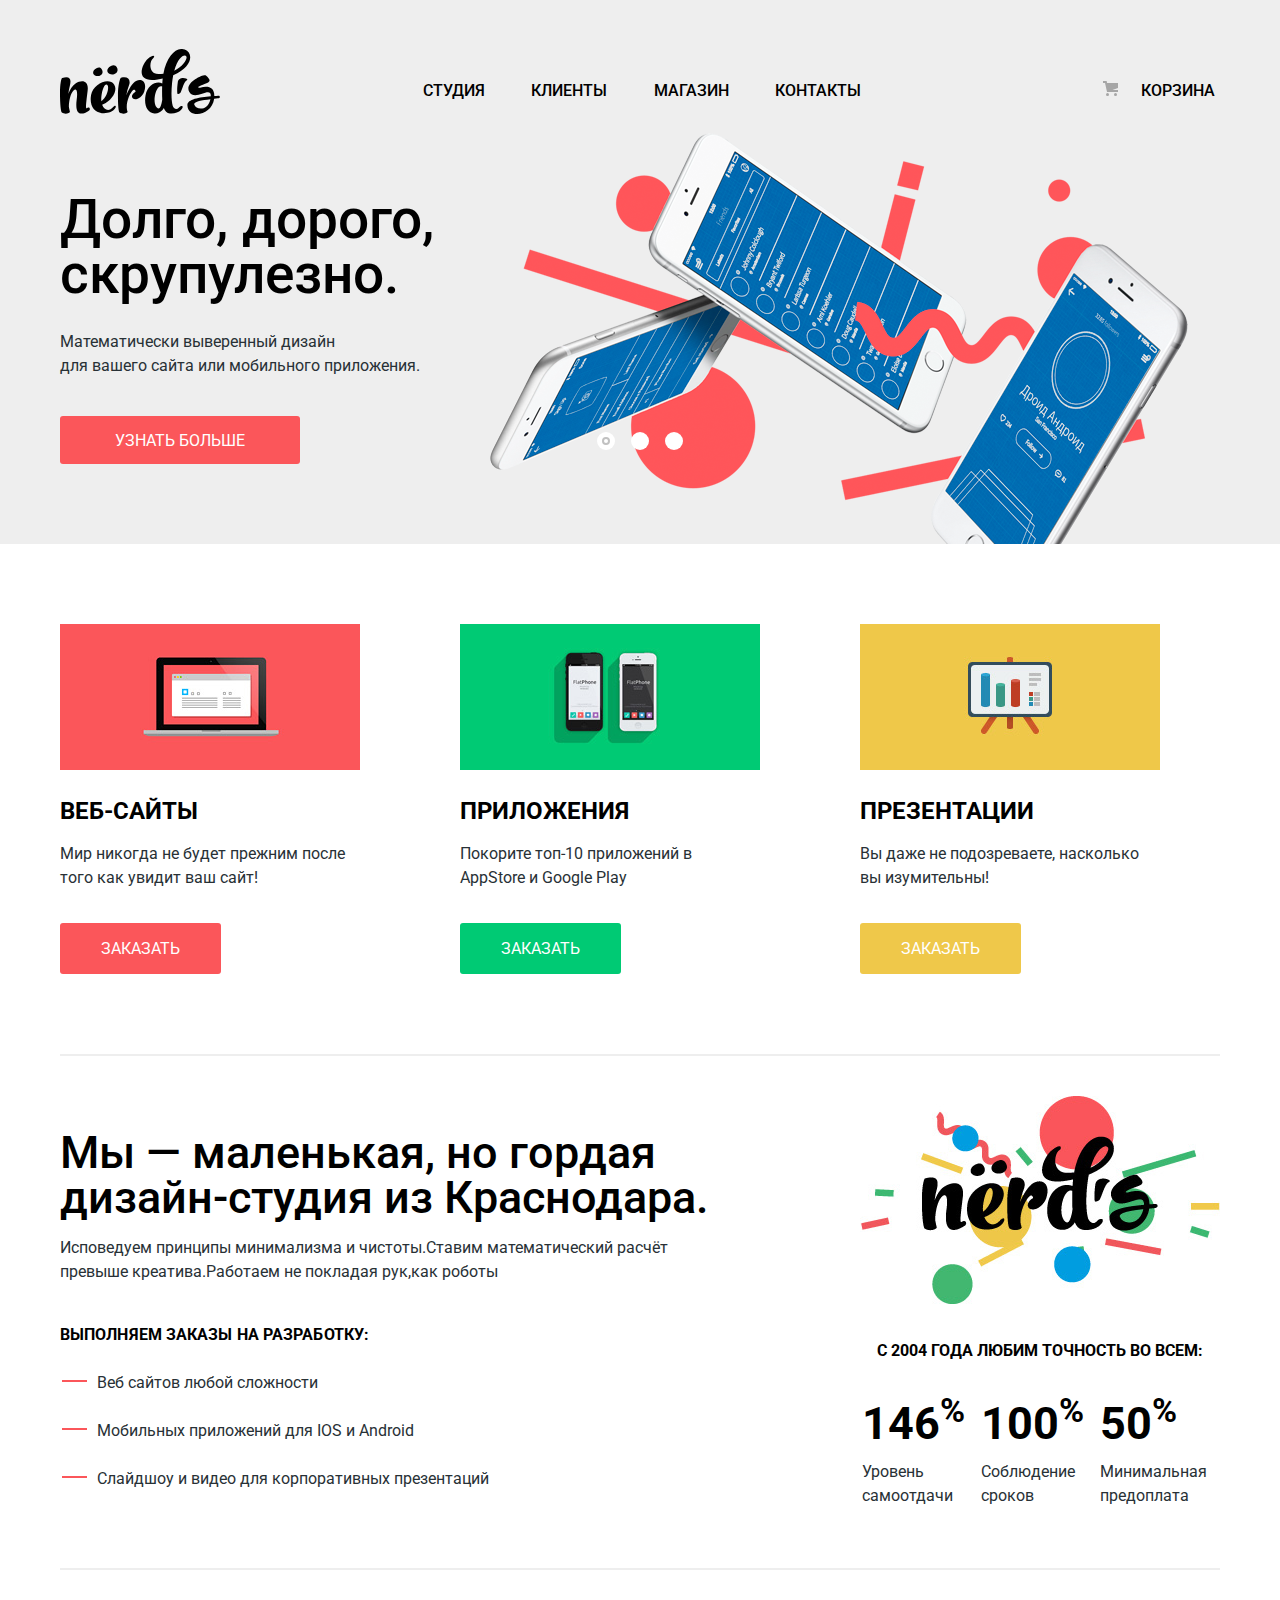
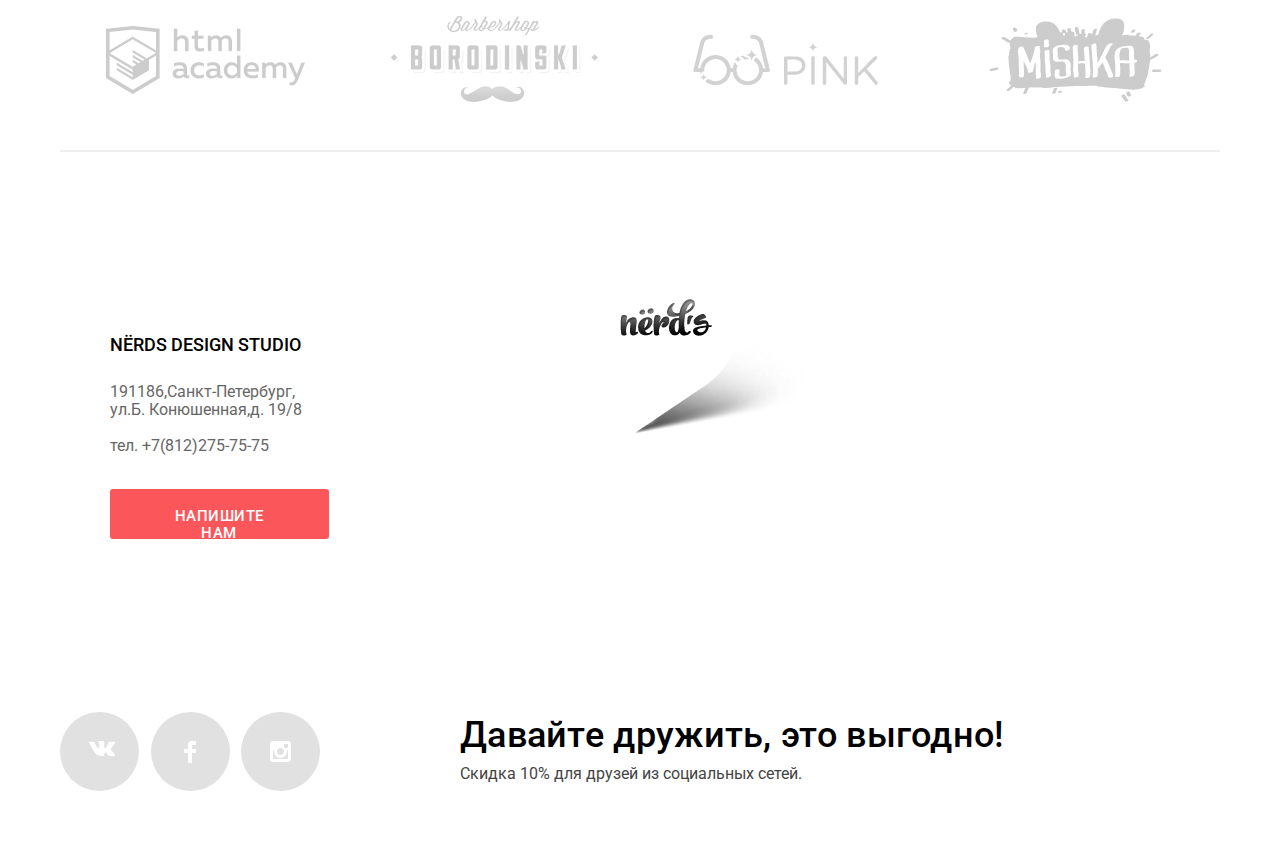
<file: index.html>
<!DOCTYPE html>
<html lang="ru">
  <head>
    <meta charset="utf-8" />
    <title>HTML Academy: Нёрдс</title>
    <link
      href="https://fonts.googleapis.com/css?family=Roboto:400,500&display=swap&subset=cyrillic"
      rel="stylesheet"
    />
    <link rel="stylesheet" href="css/normalize.css" />
    <link rel="stylesheet" href="css/style.css" />
  </head>

  <body>
    <header class="main-header">
      <nav class="main-navigation do-center">
        <div class="logo-nav">
          <a href="index.html" class="main-logo" title="Главная страница"
            ><img
              src="img/nerds-logo.svg"
              width="160"
              height="65"
              alt="логотип сайта"
            />
          </a>
        </div>
        <ul class="main-item">
          <li><a href="index.html">Студия</a></li>
          <li><a href="clients">Клиенты </a></li>
          <li><a href="shop.html">Магазин </a></li>
          <li><a href="contacts">Контакты </a></li>
        </ul>
        <ul class="ul-basket">
          <li>
            <a href="#">
              <img
                class="basket-icon"
                src="img/basket-icon.svg"
                alt="Корзина"
                width="15"
                height="15"
              />Корзина</a
            >
          </li>
        </ul>
      </nav>
    </header>
    <main>
      <h1 class="visually-hidden">Сайт дизайн-студии NЁRDS</h1>
      <section class="slider">
        <div class="do-center">
          <h2 class="visually-hidden">Преимущества</h2>

          <div class="slider-controls">
            <i class="active"></i>
            <i></i>
            <i></i>
          </div>

          <ul class="slider-list">
            <li class="slider-item">
              <h3>
                Долго, дорого,<br />
                скрупулезно.
              </h3>
              <p>
                Математически выверенный дизайн<br />
                для вашего сайта или мобильного приложения.
              </p>
              <a class="slider-item-button" href="#">Узнать больше</a>
            </li>
            <li class="slider-item">
              <h3>Любим математику как никто другой</h3>
              <p>
                Никакого креатива, только математические формулы для расчета
                идеальных пропорций.
              </p>
              <a class="slider-item-button" href="#">Узнать больше</a>
            </li>
            <li class="slider-item">
              <h3>
                Только ночь,<br />
                только хардкор
              </h3>
              <p>
                Работать днем, как все? Мы против этого.<br />
                Ближе к полуночи работа только начинается.
              </p>
              <a class="slider-item-button" href="#">Узнать больше</a>
            </li>
          </ul>
        </div>
      </section>

      <section class="our-offers">
        <div class="do-center">
          <ul class="promo">
            <li class="promo-card">
              <h4>Веб-сайты</h4>
              <p class="web-p">
                Мир никогда не будет прежним после того как увидит ваш сайт!
              </p>
              <a class="promo-web" href="#">Заказать</a>
            </li>
            <li class="promo-card">
              <h4>Приложения</h4>
              <p>Покорите топ-10 приложений в AppStore и Google Play</p>
              <a class="promo-app" href="#">Заказать</a>
            </li>
            <li class="promo-card">
              <h4>Презентации</h4>
              <p>Вы даже не подозреваете, насколько вы изумительны!</p>
              <a class="promo-pres" href="#">Заказать</a>
            </li>
          </ul>
        </div>
      </section>
      <section class="info-studio do-center">
        <div class="info-block">
          <h5 class="visually-hidden">о нас</h5>
          <h2>
            Мы — маленькая, но гордая 
            дизайн-студия из Краснодара.
          </h2>
          <p>
            Исповедуем принципы минимализма и чистоты.Ставим математический
            расчёт превыше креатива.Работаем не покладая рук,как роботы
          </p>
          <h5>выполняем заказы на разработку:</h5>
          <ul class="list">
            <li>Веб сайтов любой сложности</li>
            <li>Мобильных приложений для IOS и Android</li>
            <li>Слайдшоу и видео для корпоративных презентаций</li>
          </ul>
        </div>
        <div class="info-img">
          <img
            src="img/nerds-illustration.jpg"
            width="360"
            height="208"
            alt="логотип студии NЁRDS"
          />
          <table>
            <caption>
              с 2004 года Любим точность во всем:
            </caption>
            <tr>
              <th>146<sup>%</sup></th>
              <th>100<sup>%</sup></th>
              <th>50<sup>%</sup></th>
            </tr>
            <tr>
              <td>Уровень самоотдачи</td>
              <td>Соблюдение сроков</td>
              <td>Минимальная предоплата</td>
            </tr>
          </table>
        </div>
      </section>
      <section class="partners-logo">
        <h2 class="visually-hidden">Наши довольные клиенты</h2>
        <div class="log-cont">
        <ul class="logos do-center">
          <li>
            <a
              class="logos-htmlac"
              href="https://htmlacademy.ru/intensive/htmlcss"
            ></a>
          </li>
          <li>
            <a class="logos-borodinski" href="#"></a>
          </li>
          <li>
            <a class="logos-pink" href="#"></a>
          </li>
          <li>
            <a class="logos-mishka" href="#"></a>
          </li>
        </ul>
      </div>
      </section>
    </main>
    <footer class="main-footer">
      <div class="geo-card-section">
        <iframe
          src="https://www.google.com/maps/embed?pb=!1m18!1m12!1m3!1d999.2989379886815!2d30.32193696367673!3d59.93881456367508!2m3!1f0!2f0!3f0!3m2!1i1024!2i768!4f13.1!3m3!1m2!1s0x4696310fca145cc1%3A0x42b32648d8238007!2z0JHQvtC70YzRiNCw0Y8g0JrQvtC90Y7RiNC10L3QvdCw0Y8g0YPQuy4sIDE5LzgsINCh0LDQvdC60YIt0J_QtdGC0LXRgNCx0YPRgNCzLCAxOTExODY!5e0!3m2!1sru!2sru!4v1560018260750!5m2!1sru!2sru"
          height="416"
          style="border:0"
        ></iframe>
      </div>
      <section class="map-section do-center">
        <div class="studio-location">
          <h4 class="location-adress">NЁRDS DESIGN STUDIO</h4>
          <p class="text-gray">
            191186,Санкт-Петербург,
            ул.Б. Конюшенная,д. 19/8
          </p>
          <p class="text-gray">тел. +7(812)275-75-75</p>
          <a href="#" class="contact-us">Напишите нам</a>
        </div>
        <div class="geo-card-marker">
          <img
            width="231"
            height="190"
            src="img/map-marker.png"
            alt="Маркер NЁRDS для карты"
          />
        </div>

        <div class="modal-write-us">
          <div class="modal-header">
            <h2>Напишите нам</h2>

            <button class="modal-close">
              <svg
                xmlns="http://www.w3.org/2000/svg"
                width="21"
                height="21"
                viewBox="0 0 21 21"
              >
                <path
                  fill="#FB565A"
                  d="M13.328 10.5l7.371-7.371a1.003 1.003 0 0 0 0-1.414L19.285.3a1.003 1.003 0 0 0-1.414 0L10.5 7.672 3.129.301a1.003 1.003 0 0 0-1.414 0L.301 1.715a1.003 1.003 0 0 0 0 1.414L7.672 10.5.301 17.871a1.003 1.003 0 0 0 0 1.414l1.415 1.414a1.003 1.003 0 0 0 1.414 0l7.371-7.371 7.371 7.371a1.003 1.003 0 0 0 1.414 0l1.414-1.414a1.003 1.003 0 0 0 0-1.414L13.328 10.5z"
                />
              </svg>
            </button>
          </div>

          <form
            class="modal-form"
            method="post"
            action="https://echo.htmlacademy.ru"
          >
            <div class="modal-form-field">
              <label for="cl-name">Ваше имя:</label>
              <input
                id="cl-name"
                type="text"
                name="client-name"
                value=""
                placeholder="ИмяФамилия"
              />
            </div>

            <div class="modal-form-field">
              <label for="cl-email">Ваш e-mail:</label>
              <input
                id="cl-email"
                type="email"
                name="client-email"
                value=""
                placeholder="email@example.com"
              />
            </div>

            <div class="modal-form-field modal-cl-letter">
              <label for="cl-letter">Текст письма:</label>
              <textarea
                id="cl-letter"
                placeholder="В свободной форме"
              ></textarea>
            </div>

            <input class="modal-main-button" type="submit" value="Отправить" />
          </form>
        </div>
        <div class="bottom-footer ">
    
        <ul class="footer-buttons">
          <li class="footer-button">
            <a
              href="#"
              class="social-button vk-icon"
              aria-label="мы во вКонтакте"
            >
              <svg
                xmlns="http://www.w3.org/2000/svg"
                width="26"
                height="15"
                viewBox="0 0 26 15"
              >
                <path
                  fill="#FFF"
                  d="M16.138 11.51c.956-.309 2.18 2.04 3.483 2.939.978.681 1.727.534 1.727.534l3.473-.05s1.815-.112.957-1.554c-.071-.12-.503-1.069-2.585-3.022-2.177-2.043-1.882-1.712.739-5.244 1.597-2.153 2.236-3.468 2.036-4.028-.192-.539-1.365-.399-1.365-.399L20.69.713c-.381.001-.704.119-.851.515-.003.004-.621 1.666-1.445 3.079-1.741 2.989-2.436 3.148-2.724 2.961-.661-.433-.494-1.737-.494-2.664 0-2.897.432-4.105-.846-4.417-.427-.104-.739-.172-1.828-.182-1.392-.021-2.574 0-3.244.329-.445.223-.786.712-.579.74.26.035.843.16 1.155.586.401.552.389 1.789.389 1.789s.229 3.411-.54 3.834c-.528.29-1.25-.302-2.803-3.016-.793-1.388-1.392-2.922-1.392-2.922s-.116-.285-.326-.441c-.25-.185-.6-.244-.6-.244L.848.684S.29.7.085.946c-.182.218-.015.668-.015.668s2.909 6.881 6.203 10.347c3.02 3.182 6.452 2.971 6.452 2.971h1.555s.469-.054.709-.312c.224-.24.214-.691.214-.691s-.031-2.109.935-2.419z"
                />
              </svg>
            </a>
          </li>
          <li class="footer-button">
            <a
              href="#"
              class="social-button fb-icon"
              aria-label="мы в Фейсбуке"
            >
              <svg
                xmlns="http://www.w3.org/2000/svg"
                width="12"
                height="22"
                viewBox="0 0 12 22"
              >
                <path
                  fill="#FFF"
                  d="M12 4V0H8a4 4 0 0 0-4 4v4H0v4h4v10h4V12h4V8H8V4h4z"
                />
              </svg>
            </a>
          </li>
          <li class="footer-button">
            <a
              href="#"
              class="social-button insta-icon"
              aria-label="мы в Инстаграме"
            >
              <svg
                xmlns="http://www.w3.org/2000/svg"
                width="21"
                height="21"
                viewBox="0 0 21 21"
              >
                <path
                  fill="#FFF"
                  d="M18 0H3C1.35 0 0 1.35 0 3v15c0 1.65 1.35 3 3 3h15c1.65 0 3-1.35 3-3V3c0-1.65-1.35-3-3-3zm-7.5 7c1.93 0 3.5 1.57 3.5 3.5S12.43 14 10.5 14 7 12.43 7 10.5 8.57 7 10.5 7zM18 18H3V9h1.181A6.504 6.504 0 0 0 4 10.5a6.5 6.5 0 1 0 13 0 6.45 6.45 0 0 0-.181-1.5H18v9zm0-11h-4V3h4v4z"
                />
              </svg>
            </a>
          </li>
        </ul>
        <div class="footer-letters">
            <h2>Давайте дружить, это выгодно!</h2>
            <p>Скидка 10% для друзей из социальных сетей.</p>
          </div>
        </div>
      </section>
    </footer>
    <script src="js/script.js"></script>
  </body>
</html>
</file>
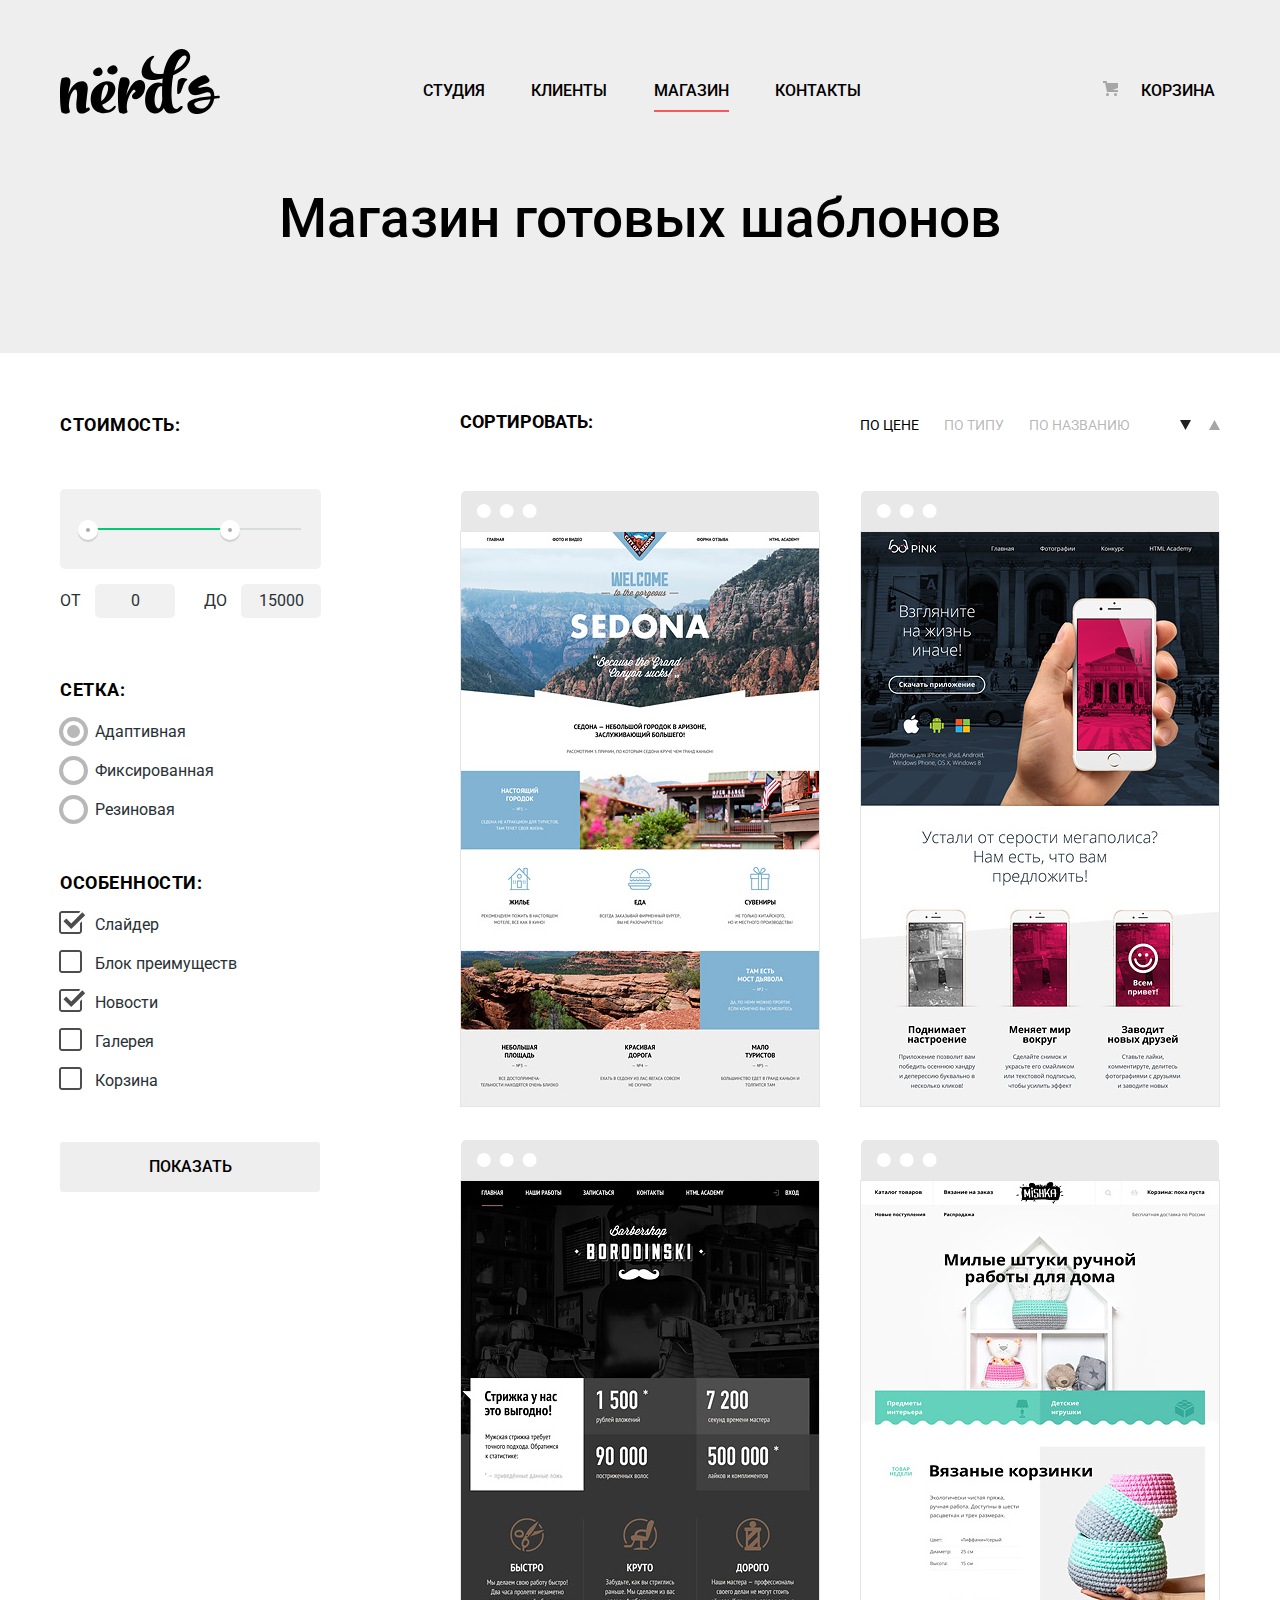
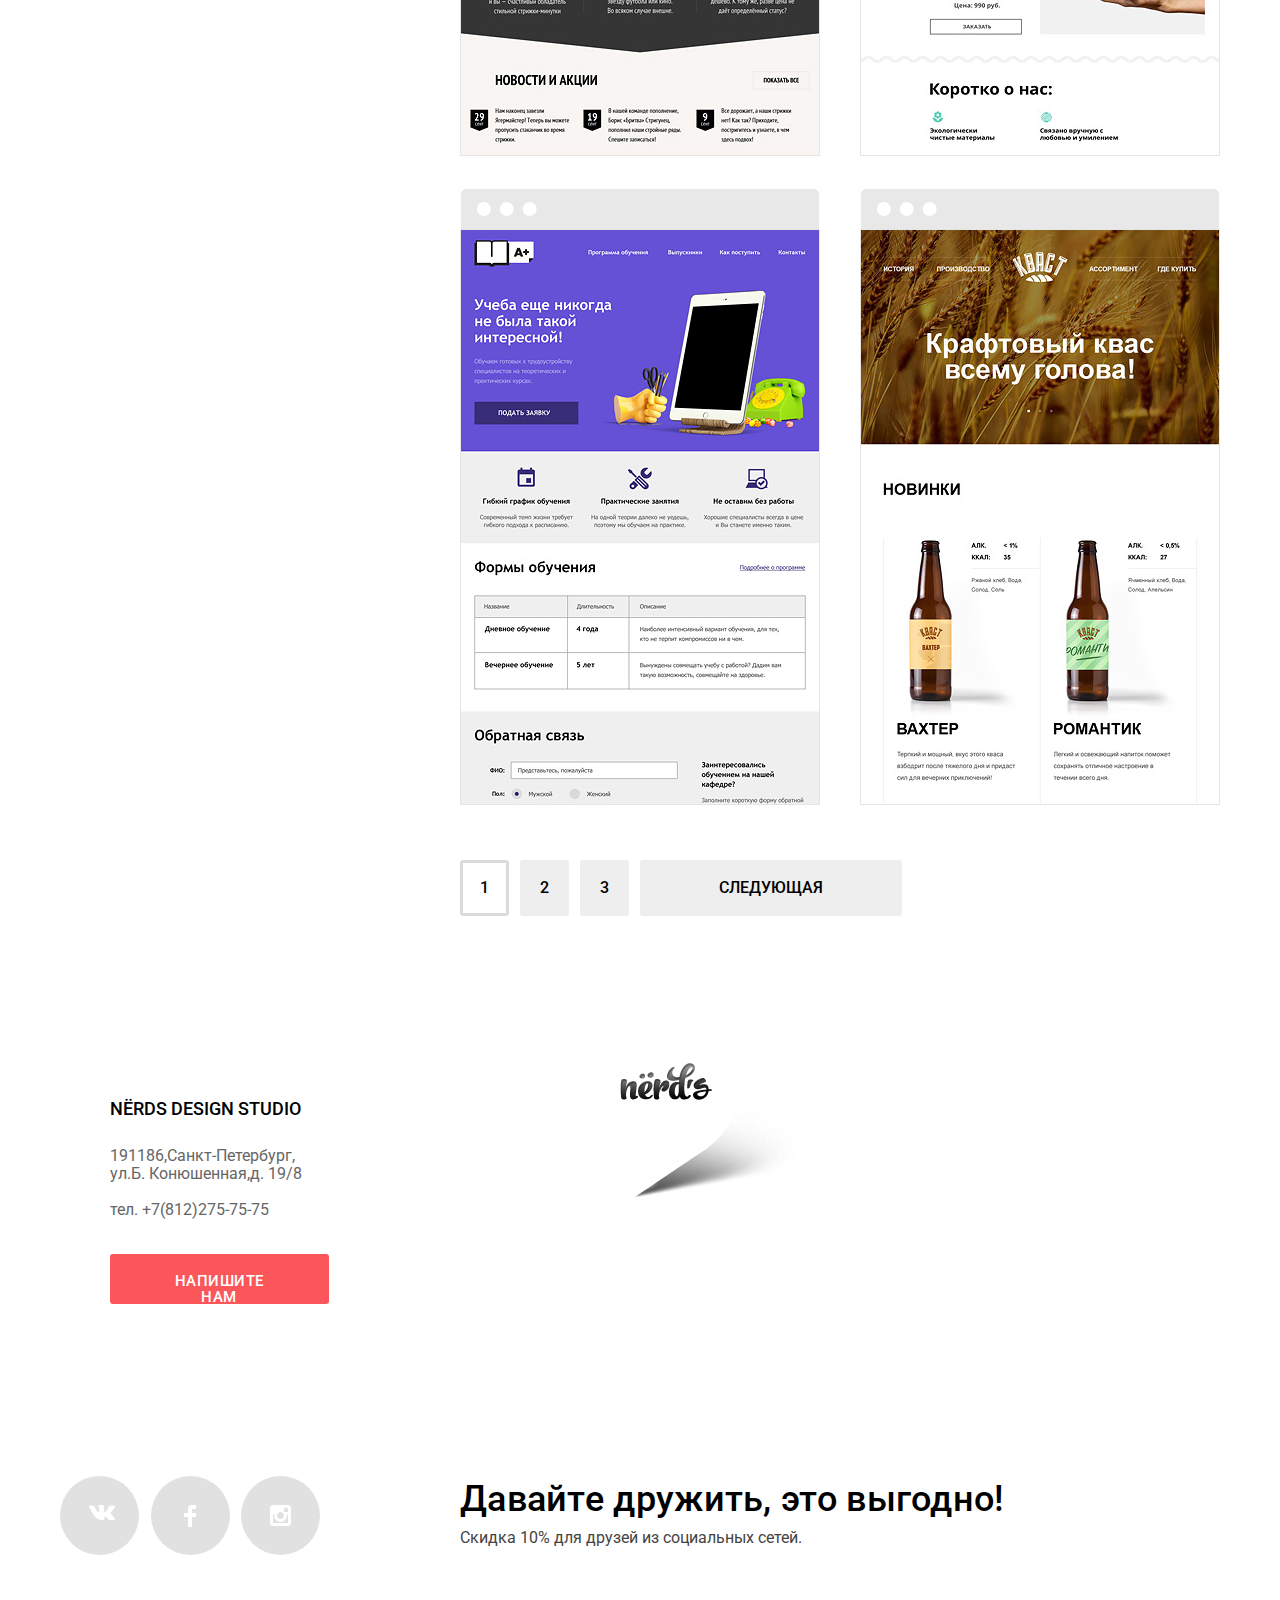
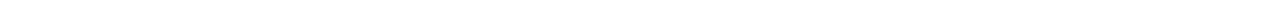
<file: shop.html>
<!DOCTYPE html>
<html lang="ru">
  <head>
    <meta charset="utf-8" />
    <title>HTML Academy: Нёрдс</title>
    <link href="https://fonts.googleapis.com/css?family=Roboto:400,500&display=swap&subset=cyrillic" rel="stylesheet">
    <link rel="stylesheet"  href="css/normalize.css">
    <link rel="stylesheet"  href="css/style.css">
  </head>

  <body>
    <header class="main-header">
      
      <nav class="main-navigation do-center">
          <div class="logo-nav">
              <a href="index.html" class="main-logo" title="Главная страница"
                ><img
                  src="img/nerds-logo.svg"
                  width="160"
                  height="65"
                  alt="логотип сайта"
                />
              </a>
              </div>
        <ul class="main-item">
          <li><a href="index.html">Студия</a></li>
          <li><a href="clients">Клиенты </a></li>
          <li><a class="shop-active" href="shop.html">Магазин </a></li>
          <li><a href="contacts">Контакты </a></li>
        </ul>
        <ul class="ul-basket">
          <li><a href="#">
              <img class="basket-icon" src="img/basket-icon.svg" alt="Корзина" width="15" height="15">Корзина</a></li>
        </ul>
      </nav>
    </header>
    <main>

      <section class="catalog">
          <h1>Магазин готовых шаблонов</h1>
          <div class="do-center">
              <div class="do-center-catalog">
                  <section class="controls">
                      <h2 class="visually-hidden">Фильтр для дизайнов</h2>
                      <form class="filter" method="get" action="https://echo.htmlacademy.ru">
                          <fieldset class="price-fieldset">
                              <legend>Стоимость: </legend>
                              <div class="controls-price-wrapper">
                                  <div class="range-controls">
                                      <div class="scale">
                                          <div class="bar" style="margin-left: 0%; width: 70%"></div>
                                      </div>
                                      <div class="toggle toggle-min"></div>
                                      <div class="toggle toggle-max"></div>
                                  </div>
                                  <div class="price-controls">
                                      <label class="min-price">от
                                          <input name="min-price" type="text" value="0">
                                      </label>
                                      <label class="max-price">до
                                          <input name="max-price" type="text" value="15000">
                                      </label>
                                  </div>
                              </div>
                          </fieldset>

                          <fieldset class="gridtype-fieldset">
                              <legend>Сетка:</legend>
                              <ul class="gridtype">
                                  <li class="controls-option">
                                      <input type="radio" id="adapt" name="gridtype" value="adapt" class="visually-hidden controls-radio" checked>
                                      <label for="adapt">Адаптивная</label>
                                  </li>
                                  <li class="controls-option">
                                      <input type="radio" id="fix" name="gridtype" value="fix" class="visually-hidden controls-radio">
                                      <label for="fix">Фиксированная</label>
                                  </li>
                                  <li class="controls-option">
                                      <input type="radio" id="rubber" name="gridtype" value="rubber" class="visually-hidden controls-radio">
                                      <label for="rubber">Резиновая</label>
                                  </li>
                              </ul>
                          </fieldset>

                          <fieldset class="features-fieldset">
                              <legend>Особенности:</legend>
                              <ul class="features">
                                  <li class="controls-option">
                                      <input type="checkbox" id="slider" name="slider" class="visually-hidden controls-checkbox" checked>
                                      <label for="slider">Слайдер</label>
                                  </li>
                                  <li class="controls-option">
                                      <input type="checkbox" id="priorities" name="priorities" class="visually-hidden controls-checkbox">
                                      <label for="priorities">Блок преимуществ</label>
                                  </li>
                                  <li class="controls-option">
                                      <input type="checkbox" id="news" name="news" class="visually-hidden controls-checkbox" checked>
                                      <label for="news">Новости</label>
                                  </li>
                                  <li class="controls-option">
                                      <input type="checkbox" id="gallery" name="gallery" class="visually-hidden controls-checkbox">
                                      <label for="gallery">Галерея</label>
                                  </li>
                                  <li class="controls-option">
                                      <input type="checkbox" id="trashbox" name="trashbox" class="visually-hidden controls-checkbox">
                                      <label for="trashbox">Корзина</label>
                                  </li>
                              </ul>
                          </fieldset>

                          <button class="controls-button" type="submit">Показать</button>
                      </form>

                  </section>

                  <section class="designs">
                      <div class="design-sorting">
                          <h3>Сортировать:</h3>
                          <div class="sorting-wrapper">
                              <ul class="sorting-links">
                                  <li class="sorting-links-current">
                                      <a href="#">По цене</a>
                                  </li>
                                  <li>
                                      <a href="#">По типу</a>
                                  </li>
                                  <li>
                                      <a href="#">По названию</a>
                                  </li>
                              </ul>

                              <ul class="sorting-buttons">
                                  <li class="sorting-buttons-current">
                                      <a href="#" aria-label="убывающий порядок сортировки">
                                          <svg xmlns="http://www.w3.org/2000/svg" width="11" height="10" viewBox="0 0 11 10">
                                              <path fill="#a6a6a6" d="M5.5 10L0 0h11" /></svg>
                                      </a>
                                  </li>
                                  <li>
                                      <a href="#" aria-label="возрастающий порядок сортировки">
                                          <svg xmlns="http://www.w3.org/2000/svg" width="11" height="10" viewBox="0 0 11 10">
                                              <path fill="#a6a6a6" d="M5.5 0L0 10h11z" /></svg>
                                      </a>
                                  </li>
                              </ul>
                          </div>
                      </div>

                      <ul class="design-cards">

                          <li class="design-card">

                              <svg class="design-card-header" xmlns="http://www.w3.org/2000/svg" width="360" height="40" viewBox="0 0 360 40">
                                  <path fill="#4D4D4D" d="M356 0H4C1.8 0 0 1.8 0 4v36h360V4c0-2.2-1.8-4-4-4zM22.991 27a7 7 0 1 1 0-14 7 7 0 0 1 0 14zm23.011 0a7 7 0 1 1 0-14 7 7 0 0 1 0 14zm23.011 0a7 7 0 1 1 0-14 7 7 0 0 1 0 14z" /></svg>

                              <img class="design-image" src="img/img-sedona.jpg" alt="дизайн сайта городка Седона" width="360" height="576">

                              <div class="design-card-info">
                                  <h3 class="design-card-textheader">
                                      <a href="#">Sedona</a>
                                  </h3>
                                  <p class="design-card-text">
                                      Информационный сайт
                                      для туристов
                                  </p>
                                  <a href="#" class="design-card-price">9 900 руб.</a>
                              </div>


                          </li>

                          <li class="design-card">

                              <svg class="design-card-header" xmlns="http://www.w3.org/2000/svg" width="360" height="40" viewBox="0 0 360 40">
                                  <path fill="#4D4D4D" d="M356 0H4C1.8 0 0 1.8 0 4v36h360V4c0-2.2-1.8-4-4-4zM22.991 27a7 7 0 1 1 0-14 7 7 0 0 1 0 14zm23.011 0a7 7 0 1 1 0-14 7 7 0 0 1 0 14zm23.011 0a7 7 0 1 1 0-14 7 7 0 0 1 0 14z" /></svg>

                              <img class="design-image" src="img/img-pink.jpg" alt="дизайн сайта для приложения Pink App" width="360" height="576">

                              <div class="design-card-info">
                                  <h3 class="design-card-textheader">
                                      <a href="#">Pink App</a>
                                  </h3>
                                  <p class="design-card-text">
                                      Продуктовый лендинг
                                      для iOs и Android
                                  </p>
                                  <a href="#" class="design-card-price">9 900 руб.</a>
                              </div>


                          </li>

                          <li class="design-card">

                              <svg class="design-card-header" xmlns="http://www.w3.org/2000/svg" width="360" height="40" viewBox="0 0 360 40">
                                  <path fill="#4D4D4D" d="M356 0H4C1.8 0 0 1.8 0 4v36h360V4c0-2.2-1.8-4-4-4zM22.991 27a7 7 0 1 1 0-14 7 7 0 0 1 0 14zm23.011 0a7 7 0 1 1 0-14 7 7 0 0 1 0 14zm23.011 0a7 7 0 1 1 0-14 7 7 0 0 1 0 14z" /></svg>

                              <img class="design-image" src="img/img-barbershop.jpg" alt="дизайн сайта для Барбершопа" width="360" height="576">

                              <div class="design-card-info">
                                  <h3 class="design-card-textheader">
                                      <a href="#">Barbershop</a>
                                  </h3>

                                  <p class="design-card-text">
                                      Сайт салона красоты.
                                      Для мужчин, да
                                  </p>

                                  <a href="#" class="design-card-price">9 900 руб.</a>
                              </div>


                          </li>

                          <li class="design-card">
                              <svg class="design-card-header" xmlns="http://www.w3.org/2000/svg" width="360" height="40" viewBox="0 0 360 40">
                                  <path fill="#4D4D4D" d="M356 0H4C1.8 0 0 1.8 0 4v36h360V4c0-2.2-1.8-4-4-4zM22.991 27a7 7 0 1 1 0-14 7 7 0 0 1 0 14zm23.011 0a7 7 0 1 1 0-14 7 7 0 0 1 0 14zm23.011 0a7 7 0 1 1 0-14 7 7 0 0 1 0 14z" /></svg>

                              <img class="design-image" src="img/img-mishka.jpg" alt="дизайн сайта магазина вязаных игрушек" width="360" height="576">

                              <div class="design-card-info">
                                  <h3 class="design-card-textheader">
                                      <a href="#">Mishka</a>
                                  </h3>
                                  <p class="design-card-text">
                                      Интернет-магазин
                                      вязаных игрушек
                                  </p>
                                  <a href="#" class="design-card-price">9 900 руб.</a>
                              </div>


                          </li>
                          <li class="design-card">
                              <svg class="design-card-header" xmlns="http://www.w3.org/2000/svg" width="360" height="40" viewBox="0 0 360 40">
                                  <path fill="#4D4D4D" d="M356 0H4C1.8 0 0 1.8 0 4v36h360V4c0-2.2-1.8-4-4-4zM22.991 27a7 7 0 1 1 0-14 7 7 0 0 1 0 14zm23.011 0a7 7 0 1 1 0-14 7 7 0 0 1 0 14zm23.011 0a7 7 0 1 1 0-14 7 7 0 0 1 0 14z" /></svg>

                              <img class="design-image" src="img/img-aplus.jpg" alt="дизайн сайта для курсов повышения квалификации" width="360" height="576">

                              <div class="design-card-info">
                                  <h3 class="design-card-textheader">
                                      <a href="#">A plus</a>
                                  </h3>
                                  <p class="design-card-text">
                                      Лендинг курсов повышения
                                      квалификации
                                  </p>
                                  <a href="#" class="design-card-price">9 900 руб.</a>
                              </div>

                          </li>
                          <li class="design-card">
                              <svg class="design-card-header" xmlns="http://www.w3.org/2000/svg" width="360" height="40" viewBox="0 0 360 40">
                                  <path fill="#4D4D4D" d="M356 0H4C1.8 0 0 1.8 0 4v36h360V4c0-2.2-1.8-4-4-4zM22.991 27a7 7 0 1 1 0-14 7 7 0 0 1 0 14zm23.011 0a7 7 0 1 1 0-14 7 7 0 0 1 0 14zm23.011 0a7 7 0 1 1 0-14 7 7 0 0 1 0 14z" /></svg>

                              <img class="design-image" src="img/img-kvast.jpg" alt="дизайн сайта крафтового кваса" width="360" height="576">

                              <div class="design-card-info">
                                  <h3 class="design-card-textheader">
                                      <a href="#">Кваст</a>
                                  </h3>
                                  <p class="design-card-text">
                                      Промо-сайт производителя
                                      крафтового кваса
                                  </p>
                                  <a href="#" class="design-card-price">9 900 руб.</a>
                              </div>


                          </li>
                      </ul>

                      <ul class="paginator-list">
                          <li class="paginator-item paginator-item-current">
                              <a href="#">1</a>
                          </li>
                          <li class="paginator-item">
                              <a href="#">2</a>
                          </li>
                          <li class="paginator-item">
                              <a href="#">3</a>
                          </li>
                          <li class="paginator-item">
                              <a href="#">Следующая</a>
                          </li>
                      </ul>

                  </section>
              </div>
          </div>

      </section>


  </main>
  <footer class="main-footer">
        <div class="geo-card-section">
          <iframe
            src="https://www.google.com/maps/embed?pb=!1m18!1m12!1m3!1d999.2989379886815!2d30.32193696367673!3d59.93881456367508!2m3!1f0!2f0!3f0!3m2!1i1024!2i768!4f13.1!3m3!1m2!1s0x4696310fca145cc1%3A0x42b32648d8238007!2z0JHQvtC70YzRiNCw0Y8g0JrQvtC90Y7RiNC10L3QvdCw0Y8g0YPQuy4sIDE5LzgsINCh0LDQvdC60YIt0J_QtdGC0LXRgNCx0YPRgNCzLCAxOTExODY!5e0!3m2!1sru!2sru!4v1560018260750!5m2!1sru!2sru"
            height="416"
            style="border:0"
          ></iframe>
        </div>
        <section class="map-section do-center">
          <div class="studio-location">
            <h4 class="location-adress">NЁRDS DESIGN STUDIO</h4>
            <p class="text-gray">
              191186,Санкт-Петербург,
              ул.Б. Конюшенная,д. 19/8
            </p>
            <p class="text-gray">тел. +7(812)275-75-75</p>
            <a href="#" class="contact-us">Напишите нам</a>
          </div>
          <div class="geo-card-marker">
            <img
              width="231"
              height="190"
              src="img/map-marker.png"
              alt="Маркер NЁRDS для карты"
            />
          </div>
  
          <div class="modal-write-us">
            <div class="modal-header">
              <h2>Напишите нам</h2>
  
              <button class="modal-close">
                <svg
                  xmlns="http://www.w3.org/2000/svg"
                  width="21"
                  height="21"
                  viewBox="0 0 21 21"
                >
                  <path
                    fill="#FB565A"
                    d="M13.328 10.5l7.371-7.371a1.003 1.003 0 0 0 0-1.414L19.285.3a1.003 1.003 0 0 0-1.414 0L10.5 7.672 3.129.301a1.003 1.003 0 0 0-1.414 0L.301 1.715a1.003 1.003 0 0 0 0 1.414L7.672 10.5.301 17.871a1.003 1.003 0 0 0 0 1.414l1.415 1.414a1.003 1.003 0 0 0 1.414 0l7.371-7.371 7.371 7.371a1.003 1.003 0 0 0 1.414 0l1.414-1.414a1.003 1.003 0 0 0 0-1.414L13.328 10.5z"
                  />
                </svg>
              </button>
            </div>
  
            <form
              class="modal-form"
              method="post"
              action="https://echo.htmlacademy.ru"
            >
              <div class="modal-form-field">
                <label for="cl-name">Ваше имя:</label>
                <input
                  id="cl-name"
                  type="text"
                  name="client-name"
                  value=""
                  placeholder="ИмяФамилия"
                />
              </div>
  
              <div class="modal-form-field">
                <label for="cl-email">Ваш e-mail:</label>
                <input
                  id="cl-email"
                  type="email"
                  name="client-email"
                  value=""
                  placeholder="email@example.com"
                />
              </div>
  
              <div class="modal-form-field modal-cl-letter">
                <label for="cl-letter">Текст письма:</label>
                <textarea
                  id="cl-letter"
                  placeholder="В свободной форме"
                ></textarea>
              </div>
  
              <input class="modal-main-button" type="submit" value="Отправить" />
            </form>
          </div>
          <div class="bottom-footer ">
      
          <ul class="footer-buttons">
            <li class="footer-button">
              <a
                href="#"
                class="social-button vk-icon"
                aria-label="мы во вКонтакте"
              >
                <svg
                  xmlns="http://www.w3.org/2000/svg"
                  width="26"
                  height="15"
                  viewBox="0 0 26 15"
                >
                  <path
                    fill="#FFF"
                    d="M16.138 11.51c.956-.309 2.18 2.04 3.483 2.939.978.681 1.727.534 1.727.534l3.473-.05s1.815-.112.957-1.554c-.071-.12-.503-1.069-2.585-3.022-2.177-2.043-1.882-1.712.739-5.244 1.597-2.153 2.236-3.468 2.036-4.028-.192-.539-1.365-.399-1.365-.399L20.69.713c-.381.001-.704.119-.851.515-.003.004-.621 1.666-1.445 3.079-1.741 2.989-2.436 3.148-2.724 2.961-.661-.433-.494-1.737-.494-2.664 0-2.897.432-4.105-.846-4.417-.427-.104-.739-.172-1.828-.182-1.392-.021-2.574 0-3.244.329-.445.223-.786.712-.579.74.26.035.843.16 1.155.586.401.552.389 1.789.389 1.789s.229 3.411-.54 3.834c-.528.29-1.25-.302-2.803-3.016-.793-1.388-1.392-2.922-1.392-2.922s-.116-.285-.326-.441c-.25-.185-.6-.244-.6-.244L.848.684S.29.7.085.946c-.182.218-.015.668-.015.668s2.909 6.881 6.203 10.347c3.02 3.182 6.452 2.971 6.452 2.971h1.555s.469-.054.709-.312c.224-.24.214-.691.214-.691s-.031-2.109.935-2.419z"
                  />
                </svg>
              </a>
            </li>
            <li class="footer-button">
              <a
                href="#"
                class="social-button fb-icon"
                aria-label="мы в Фейсбуке"
              >
                <svg
                  xmlns="http://www.w3.org/2000/svg"
                  width="12"
                  height="22"
                  viewBox="0 0 12 22"
                >
                  <path
                    fill="#FFF"
                    d="M12 4V0H8a4 4 0 0 0-4 4v4H0v4h4v10h4V12h4V8H8V4h4z"
                  />
                </svg>
              </a>
            </li>
            <li class="footer-button">
              <a
                href="#"
                class="social-button insta-icon"
                aria-label="мы в Инстаграме"
              >
                <svg
                  xmlns="http://www.w3.org/2000/svg"
                  width="21"
                  height="21"
                  viewBox="0 0 21 21"
                >
                  <path
                    fill="#FFF"
                    d="M18 0H3C1.35 0 0 1.35 0 3v15c0 1.65 1.35 3 3 3h15c1.65 0 3-1.35 3-3V3c0-1.65-1.35-3-3-3zm-7.5 7c1.93 0 3.5 1.57 3.5 3.5S12.43 14 10.5 14 7 12.43 7 10.5 8.57 7 10.5 7zM18 18H3V9h1.181A6.504 6.504 0 0 0 4 10.5a6.5 6.5 0 1 0 13 0 6.45 6.45 0 0 0-.181-1.5H18v9zm0-11h-4V3h4v4z"
                  />
                </svg>
              </a>
            </li>
          </ul>
          <div class="footer-letters">
              <h2>Давайте дружить, это выгодно!</h2>
              <p>Скидка 10% для друзей из социальных сетей.</p>
            </div>
          </div>
        </section>
      </footer>
      <script src="js/script.js"></script>
    </body>
  </html>
</file>
<file: css/style.css>
body{margin:0;padding:0;font-family:"Roboto",Arial,sans-serif;font-size:16px;text-align:left;line-height:1.5;color:#283136;min-width:1200px}h3{font-family:Roboto,Arial,sans-serif;font-size:36px;font-weight:700;font-style:normal;font-stretch:normal;line-height:1;letter-spacing:normal;text-align:left;margin:35px 0 0}h4{font-family:Roboto,Arial,sans-serif;font-size:24px;font-weight:700;font-style:normal;font-stretch:normal;line-height:1.25;letter-spacing:normal;text-align:left;color:#000;text-transform:uppercase}section{padding:0;margin:0}a{color:#000;text-decoration:none}.do-center-catalog{display:-webkit-box;display:-ms-flexbox;display:flex;-webkit-box-pack:justify;-ms-flex-pack:justify;justify-content:space-between}.catalog{margin:0;padding:0}.catalog h1{margin:0 0 60px;padding:44px 0 93px;font-size:55px;font-weight:500;color:#000;text-align:center;vertical-align:baseline;background-color:#eee}.main-logo img{width:160px;height:65px;object-fit:contain}.main-header{margin:0;padding:0;background-color:#eee}.main-navigation a{font-size:16px;font-weight:500;outline:0}.main-item,.logo-nav,.ul-basket{list-style:none;color:#000;padding:0;min-height:65px}.main-item{display:-webkit-box;display:-ms-flexbox;display:flex;-webkit-box-pack:justify;-ms-flex-pack:justify;justify-content:space-between;-ms-flex-wrap:wrap;flex-wrap:wrap;margin:0;width:438px}.ul-basket{margin:0;margin-left:36px;padding:0;width:120px;min-height:65px}.main-item li,.ul-basket li{margin:0;display:block;padding:30px 0}.main-navigation a:hover{color:#fb565a}.main-navigation{display:-webkit-box;display:-ms-flexbox;display:flex;-webkit-box-pack:justify;-ms-flex-pack:justify;justify-content:space-between;width:1160px;min-height:80px;padding-top:49px;text-transform:uppercase;color:#000}.promo{margin:80px 0;padding:0;max-width:1100px;display:-webkit-box;display:-ms-flexbox;display:flex;-webkit-box-pack:justify;-ms-flex-pack:justify;justify-content:space-between;-ms-flex-wrap:wrap;flex-wrap:wrap}.promo-card{margin:0;padding:0;width:300px;min-height:350px}.promo-card h4::before{content:"";display:block;width:300px;height:146px;margin-bottom:26px}.promo-card:nth-child(1) h4::before{background-image:url(../img/illustration-1.jpg)}.promo-card:nth-child(2) h4::before{background-image:url(../img/advantage-picture-green.jpg)}.promo-card:nth-child(3) h4::before{background-image:url(../img/illustration-3.jpg)}.our-offers{margin:0;padding:0}.promo h4{margin:0;padding:0;font-size:24px;line-height:1.25;text-transform:uppercase;color:#000}.promo li{margin:0;padding:0;list-style:none}.promo a{width:160px;height:50px;padding:16px 41px;text-transform:uppercase;color:#fff;font-weight:16px;text-align:center;border-radius:3px;outline:none}.promo p{font-size:16px;line-height:1.5;color:#283136;white-space:pre-line;margin-bottom:47px}.promo-web{background-color:#fb565a}.promo-web:hover,.promo-web:focus{background-color:#e74246}.promo-web:active{color:rgba(255,255,255,0.3);background-color:#d7373b}.promo-app{background-color:#00ca74}.promo-app:hover,.promo-app:focus{background-color:#00bc6c}.promo-app:active{color:rgba(255,255,255,0.3);background-color:#00aa62}.promo-pres{background-color:#efc84a}.promo-pres:hover,.promo-pres:focus{background-color:#eab534}.promo-pres:active{color:rgba(255,255,255,0.3);background-color:#e5a722}.logo-nav{margin:0;padding:0;width:160px;min-height:65px;outline:none}.slider{margin:0;padding:0;min-width:1160px;min-height:408px;position:relative;background-color:#eee}.slider-list{margin:0;padding:0;min-height:408px;list-style:none}.slider-item{margin:0;padding:0;display:none}.slider-item h3{max-width:600px;margin:0;margin-top:-19px;margin-bottom:28px;padding:0;font-size:55px;line-height:55px;font-weight:500;color:#000}.slider-item p{max-width:430px;margin:0;margin-bottom:38px;padding:0;line-height:1.5}.slider-item:nth-child(1){display:block}.slider-item{display:none;min-height:250px;padding:78px 0 80px}.slider-item:nth-child(1){background-image:url(../img/slide-picture1.png);background-repeat:no-repeat;background-position:93% 0}.slider-item:nth-child(2){background-image:url(../img/slide-picture2.png);background-repeat:no-repeat;background-position:100% 0}.slider-item:nth-child(3){background-image:url(../img/slide-picture3.png);background-repeat:no-repeat;background-position:100% 20px}.slider-controls{position:absolute;left:50%;bottom:102px;z-index:100;width:160px;height:18px;text-align:center;font-size:0;-webkit-transform:translateX(-50%);-ms-transform:translateX(-50%);transform:translateX(-50%)}.slider-controls .active::before{content:"";position:absolute;left:50%;top:50%;z-index:2;width:4px;height:4px;margin:-4px;background-color:inherit;border:2px solid #c1c1c1;border-radius:50%}.slider-controls i{position:relative;display:inline-block;vertical-align:middle;width:18px;height:18px;padding:8px;border-radius:50%;cursor:pointer}.slider-controls i::after{content:"";position:absolute;top:8px;left:8px;border-radius:50%;z-index:1;width:18px;height:18px;background:#fff}.slider-list a{display:block;width:240px;padding:16px 0 14px;font-size:16px;line-height:18px;color:#fff;text-transform:uppercase;text-align:center;text-decoration:none;background-color:#fb565a;border-radius:3px;border:none;outline:none}.slider-list a:hover,.slider-list a:focus{background-color:#e74246}.slider-list a:active{color:rgba(255,255,255,0.3);background-color:#d7373b;-webkit-box-shadow:0 3px rgba(0,0,0,0.1) inset;box-shadow:0 3px rgba(0,0,0,0.1) inset}.controls{width:261px}.controls fieldset{margin:0;padding:0;border:none;margin-bottom:34px}.controls fieldset:first-child{margin-bottom:60px}.controls legend{margin:0;margin-bottom:18px;padding:0;font-size:18px;font-weight:700;line-height:24px;letter-spacing:.5px;text-align:left;text-transform:uppercase;color:#000}.price-fieldset legend{margin-bottom:52px}.controls label{position:relative;display:block;-webkit-user-select:none;-moz-user-select:none;-ms-user-select:none;user-select:none}.controls ul{margin:0;padding:0}.controls-option{margin-bottom:15px;padding-left:35px}.range-controls{position:relative;height:41px;margin-bottom:15px;padding-top:39px;padding-left:20px;padding-right:20px;background-color:#f1f1f1;border-radius:5px}.range-controls .scale{height:2px;background:#d7dcde}.range-controls .bar{width:70%;height:2px;background:#00ca74}.range-controls .toggle{position:absolute;top:31px;left:0;width:4px;height:4px;padding:0;border:8px solid #fff;border-radius:50%;background-color:#ababab;-webkit-box-shadow:0 2px 1px 0 #cfcfcf;box-shadow:0 2px 1px 0 #cfcfcf}.range-controls .toggle-min{left:18px}.range-controls .toggle-max{left:160px}.price-controls{font-size:0}.price-controls label{display:inline-block;vertical-align:baseline;width:50%;font-size:16px;text-transform:uppercase}.price-controls input{font-family:Roboto,Arial,sans-serif;font-size:16px;text-align:center;color:#283136;width:60px;padding:8px 10px;margin-left:10px;border:none;border-radius:5px;background:#f1f1f1}.max-price{text-align:right}.modal-header{display:-webkit-box;display:-ms-flexbox;display:flex;-webkit-box-pack:justify;-ms-flex-pack:justify;justify-content:space-between;width:766px;margin:0 auto}.modal-form{margin:0 auto;display:-webkit-box;display:-ms-flexbox;display:flex;-webkit-box-pack:justify;-ms-flex-pack:justify;justify-content:space-between;-ms-flex-wrap:wrap;flex-wrap:wrap;min-width:760px}.modal-form-field input[type="text"],.modal-form-field input[type="email"]{display:block;width:345px;height:50px;padding-left:15px;text-align:left;color:rgba(68,68,68,0.5);vertical-align:middle;border:2px solid #d7dcde;border-radius:3px;margin-bottom:36px;outline:none}.modal-form-field input[type="text"]:hover,.modal-form-field input[type="email"]:hover,.modal-form-field textarea:hover{border:2px solid #b4b9bb}.modal-form-field input[type="text"]:focus,.modal-form-field input[type="email"]:focus,.modal-form-field textarea:focus{color:#444;border:2px solid #000}.modal-form-field input[type="text"]:focus::-webkit-input-placeholder,.modal-form-field input[type="email"]:focus::-webkit-input-placeholder,.modal-form-field textarea:focus::-webkit-input-placeholder{color:#444}.modal-form-field input[type="text"]:focus:-ms-input-placeholder,.modal-form-field input[type="email"]:focus:-ms-input-placeholder,.modal-form-field textarea:focus:-ms-input-placeholder{color:#444}.modal-form-field input[type="text"]:focus::-ms-input-placeholder,.modal-form-field input[type="email"]:focus::-ms-input-placeholder,.modal-form-field textarea:focus::-ms-input-placeholder{color:#444}.modal-form-field input[type="text"]:focus::placeholder,.modal-form-field input[type="email"]:focus::placeholder,.modal-form-field textarea:focus::placeholder{color:#444}.modal-form-field input[type="text"]:invalid,.modal-form-field input[type="email"]:invalid,.modal-form-field textarea:invalid{color:#e74246;border:2px solid #e74246}.modal-form-field label{font-size:16px;font-weight:700;text-align:left;line-height:18px}.modal-form-field textarea{width:752px;height:118px;padding:15px;text-align:left;color:rgba(68,68,68,0.5);vertical-align:middle;border:2px solid #d7dcde;border-radius:3px;outline:none}.modal-form input[type="submit"]{display:block;width:260px;height:50px;padding:19px 84px 18px 82px;margin-top:47px;text-transform:uppercase;text-align:center;line-height:1.13;font-size:16px;font-weight:500;color:#fff;background-color:#fb565a;border:none;border-radius:3px;outline:none}.modal-form input[type="submit"]:hover,.modal-form input[type="submit"]:focus{background-color:#e74246}.modal-form input[type="submit"]:active{color:rgba(255,255,255,0.3);background-color:#d7373b;-webkit-box-shadow:0 3px rgba(0,0,0,0.1) inset;box-shadow:0 3px rgba(0,0,0,0.1) inset}.controls-checkbox+label::before{content:"";position:absolute;top:-2px;left:-36px;width:23px;height:23px;background-image:url(../img/checkbox-off.svg)}.controls-checkbox+label:hover::before{content:"";position:absolute;top:-2px;left:-36px;width:23px;height:23px;background-image:url(../img/checkbox-hover-off.svg)}.controls-checkbox:focus+label::before{content:"";position:absolute;top:-2px;left:-36px;width:23px;height:23px;background-image:url(../img/checkbox-hover-off.svg)}.controls-checkbox:checked+label::before{content:"";position:absolute;top:-2px;left:-36px;width:27px;height:23px;background-image:url(../img/checkbox-on.svg)}.controls-checkbox:checked+label:hover::before{content:"";position:absolute;top:-2px;left:-36px;width:27px;height:23px;background-image:url(../img/checkbox-hover-on.svg)}.controls-checkbox:focus:checked+label::before{content:"";position:absolute;top:-2px;left:-36px;width:27px;height:23px;background-image:url(../img/checkbox-hover-on.svg)}.controls-checkbox:disabled+label::before{content:"";position:absolute;top:-2px;left:-36px;width:27px;height:23px;background-repeat:no-repeat;background-image:url(../img/checkbox-disabled.svg)}.controls-checkbox:disabled+label:hover::before{content:"";position:absolute;top:-2px;left:-36px;width:27px;height:23px;background-repeat:no-repeat;background-image:url(../img/checkbox-disabled.svg)}.controls-checkbox:focus:disabled+label::before{content:"";position:absolute;top:-2px;left:-36px;width:27px;height:23px;background-repeat:no-repeat;background-image:url(../img/checkbox-disabled.svg)}.controls-checkbox:checked:disabled+label::before{content:"";position:absolute;top:-2px;left:-36px;width:27px;height:23px;background-image:url(../img/checkbox-disabled-on.svg)}.controls-checkbox:checked:disabled+label:hover::before{content:"";position:absolute;top:-2px;left:-36px;width:27px;height:23px;background-image:url(../img/checkbox-disabled-on.svg)}.controls-checkbox:focus:checked:disabled+label::before{content:"";position:absolute;top:-2px;left:-36px;width:27px;height:23px;background-image:url(../img/checkbox-disabled-on.svg)}.controls-checkbox:disabled+label{color:rgba(40,49,54,0.1)}.controls-checkbox:disabled+label:hover{color:rgba(40,49,54,0.1)}.controls-checkbox:focus:disabled+label{color:rgba(40,49,54,0.1)}.features label:hover,.gridtype label:hover{color:#4d4d4d}.controls-checkbox:focus label,.controls-radio:focus label{color:#4d4d4d}.controls-radio+label::before{content:"";position:absolute;top:-3px;left:-36px;width:21px;height:21px;border-radius:50%;border:4px solid rgba(77,77,77,0.4)}.controls-radio:checked+label::after{content:"";position:absolute;top:5px;left:-28px;width:13px;height:13px;border-radius:50%;background-color:rgba(77,77,77,0.4)}.controls-radio:hover+label::before{content:"";position:absolute;top:-3px;left:-36px;width:21px;height:21px;border-radius:50%;border:4px solid #4d4d4d}.controls-radio:checked:hover+label::after{content:"";position:absolute;top:5px;left:-28px;width:13px;height:13px;border-radius:50%;background-color:#4d4d4d}.controls-radio:focus+label::before{content:"";position:absolute;top:-3px;left:-36px;width:21px;height:21px;border-radius:50%;border:4px solid #4d4d4d}.controls-radio:checked:focus+label::after{content:"";position:absolute;top:5px;left:-28px;width:13px;height:13px;border-radius:50%;background-color:#4d4d4d}.controls-radio:disabled+label::before{content:"";position:absolute;top:-3px;left:-36px;width:21px;height:21px;border-radius:50%;border:4px solid rgba(40,49,54,0.1)}.controls-radio:checked:disabled+label::after{content:"";position:absolute;top:5px;left:-28px;width:13px;height:13px;border-radius:50%;background-color:rgba(40,49,54,0.1)}.controls-radio:disabled+label,.controls-radio:disabled+label:hover,.controls-radio:focus:disabled+label{color:rgba(40,49,54,0.1)}.controls-button{display:block;width:260px;height:50px;padding:19px auto;text-transform:uppercase;text-align:center;line-height:18px;font-size:16px;font-weight:500;color:#000;background-color:#eee;border:none;outline:none;border-radius:3px}.controls-button:hover,.controls-button:focus{background-color:#dfdfdf}.controls-button:active{color:rgba(0,0,0,0.3);background-color:#d5d5d5;-webkit-box-shadow:inset 0 3px 0 0 rgba(0,1,1,0.1);box-shadow:inset 0 3px 0 0 rgba(0,1,1,0.1)}.designs{width:760px}.designs li,.controls li{list-style:none}.design-sorting{margin:0;padding:0;display:-webkit-box;display:-ms-flexbox;display:flex;-webkit-box-orient:horizontal;-webkit-box-direction:normal;-ms-flex-direction:row;flex-direction:row;-webkit-box-pack:justify;-ms-flex-pack:justify;justify-content:space-between;width:760px;min-height:78px;border:none}.design-sorting h3{margin:0;padding:0;display:block;width:133px;min-height:14px;font-size:18px;font-weight:700;line-height:1;text-align:left;text-transform:uppercase;color:#000}.sorting-wrapper{margin:0;padding:0;display:-webkit-box;display:-ms-flexbox;display:flex;width:360px;-webkit-box-orient:horizontal;-webkit-box-direction:normal;-ms-flex-direction:row;flex-direction:row;-webkit-box-pack:justify;-ms-flex-pack:justify;justify-content:space-between}.sorting-links{margin:0;padding:0;display:-webkit-box;display:-ms-flexbox;display:flex;-webkit-box-orient:horizontal;-webkit-box-direction:normal;-ms-flex-direction:row;flex-direction:row;-webkit-box-pack:justify;-ms-flex-pack:justify;justify-content:space-between;width:270px}.sorting-buttons{margin:0;padding:0;display:-webkit-box;display:-ms-flexbox;display:flex;-webkit-box-orient:horizontal;-webkit-box-direction:normal;-ms-flex-direction:row;flex-direction:row;-webkit-box-pack:justify;-ms-flex-pack:justify;justify-content:space-between;width:40px}.sorting-links a{font-size:14px;text-align:left;text-transform:uppercase;line-height:1.29;color:rgba(0,0,0,0.3);outline:none}.sorting-links a:hover,.sorting-links a:focus{color:rgba(0,0,0,0.6)}.sorting-buttons a:hover path,.sorting-buttons a:focus path{fill:rgba(0,0,0,0.6)}.sorting-buttons a{outline:none}.sorting-links a:active{color:#000}.sorting-buttons a:active path{fill:#231F20}.sorting-links-current a{color:#000;outline:none}.sorting-buttons-current path{fill:#231F20}.design-cards{margin:0;padding:0;display:-webkit-box;display:-ms-flexbox;display:flex;-webkit-box-pack:justify;-ms-flex-pack:justify;justify-content:space-between;-ms-flex-wrap:wrap;flex-wrap:wrap}.design-card{margin:0;padding:0;position:relative;width:360px;height:576px;border-top-left-radius:5px;border-top-right-radius:5px;padding-top:40px;margin-bottom:33px}.design-card-header{position:absolute;top:0;right:1px;width:358px;height:40px;border-top-left-radius:5px;border-top-right-radius:5px;opacity:.12;z-index:2}.design-card-info{margin:0;padding:0;position:absolute;bottom:0;left:0;display:-webkit-box;display:-ms-flexbox;display:flex;-webkit-box-orient:vertical;-webkit-box-direction:normal;-ms-flex-direction:column;flex-direction:column;-ms-flex-pack:distribute;justify-content:space-around;width:360px;max-height:576px;background-color:#eee;overflow-y:auto;display:none}.design-card:hover .design-card-info{z-index:3;display:block}.design-card:hover .design-card-header{opacity:1}.design-card-price:focus .design-card-info{z-index:3;display:block}.design-card-price:focus .design-card-header{opacity:1}.design-card:hover,.design-card:focus{-webkit-box-shadow:0 6px 15px 0 rgba(0,1,1,0.25);box-shadow:0 6px 15px 0 rgba(0,1,1,0.25)}.design-card-textheader{margin:30px auto 0;padding:0;font-size:18px;font-weight:700;text-transform:uppercase;text-align:center;line-height:30px}.design-card-textheader a{color:#000;outline:none}.design-card-textheader a:hover,.design-card-textheader a:focus{color:#fb565a}.design-card-textheader a:active{color:rgba(0,0,0,0.3)}.design-card-text{margin:0;padding:0;text-align:center;white-space:pre-line}.design-card-price{display:block;width:80px;height:13px;padding:19px 60px 18px;margin:30px auto 43px;text-transform:uppercase;font-size:16px;font-weight:500;line-height:1.13;text-align:center;border-radius:3px;color:#fff;background-color:#fb565a;outline:none}.design-card-price:hover,.design-card-price:focus{background-color:#e74246}.design-card-price:active{background-color:#d7373b;-webkit-box-shadow:inset 0 3px 0 0 rgba(0,1,1,0.1);box-shadow:inset 0 3px 0 0 rgba(0,1,1,0.1)}.paginator-list{margin:0;padding:22px 0 0;display:-webkit-box;display:-ms-flexbox;display:flex;-ms-flex-wrap:wrap;flex-wrap:wrap;list-style:none}.paginator-item a{display:block;padding:19px 20px;margin-right:11px;font-size:16px;font-weight:500;text-align:center;text-transform:uppercase;line-height:1.13;color:#000;background-color:#eee;border-radius:3px;outline:none}.paginator-item:last-child a{padding:19px 79px;margin-right:0}.paginator-item a:hover,.paginator-item a:focus{background-color:#dfdfdf}.paginator-item a:active{-webkit-box-shadow:inset 0 3px 0 0 rgba(0,1,1,0.1);box-shadow:inset 0 3px 0 0 rgba(0,1,1,0.1);background-color:#d5d5d5;color:rgba(0,0,0,0.3)}.paginator-item-current a{background-color:#fff;-webkit-box-shadow:inset 0 0 0 3px #dbdbdb;box-shadow:inset 0 0 0 3px #dbdbdb}.do-center{width:1160px;margin:0 auto}.basket-icon{margin-left:3px;margin-right:23px}.info-studio h2{margin:34px 0 0;padding:0;font-size:45px;font-weight:500;line-height:1;text-align:left;color:#000}.info-studio h5{font-size:16px;font-weight:700;line-height:1.5;text-transform:uppercase;color:#000;padding:0;letter-spacing:.1px;margin:39px 0 0;text-align:left}.info-studio li{position:relative;padding:0;margin:24px 0 0 -3px}.info-studio li::before{content:"";display:block;position:absolute;top:9px;left:-35px;width:25px;height:2px;background-color:#fb565a}.info-studio ul{list-style:none}.info-img th{font-weight:700;color:#000;font-size:45px}.info-img th,.info-img td{margin:0;padding:0;width:120px;text-align:left}.info-img caption{margin:28px 0 25px;text-align:center;font-size:16px;font-weight:700;line-height:1.5;text-transform:uppercase;color:#000}.log-cont{display:flex;flex-direction:column;height:100%}.logos{list-style:none;-webkit-box-pack:justify;-ms-flex-wrap:wrap;flex-wrap:wrap;-ms-flex-line-pack:center;align-content:center;min-height:180px;padding:0;margin:0 auto;border-top:2px solid #eee;border-bottom:2px solid #eee;-ms-flex-pack:justify;justify-content:space-between}.logos,.logos li{display:-webkit-box;display:-ms-flexbox;display:flex;-webkit-box-align:center;-ms-flex-align:center;align-items:center}.logos li{-ms-flex-pack:distribute;justify-content:space-around;width:290px;height:90px}.logos a{display:block;width:210px;height:90px}.logos-htmlac{outline:none;background-repeat:no-repeat;background-position:center;background-image:url(../img/logo-1.png)}.logos-htmlac:hover,.logos-htmlac:focus{background-image:url(../img/logo-1-hover.png)}.logos-htmlac:active{background-image:url(../img/logo-1-active.png)}.logos-borodinski{outline:none;background-repeat:no-repeat;background-position:center;background-image:url(../img/logo-2.png)}.logos-borodinski:hover,.logos-borodinski:focus{background-image:url(../img/logo-2-hover.png)}.logos-borodinski:active{background-image:url(../img/logo-2-active.png)}.logos-pink{outline:none;background-repeat:no-repeat;background-position:center;background-image:url(../img/logo-3.png)}.logos-pink:hover,.logos-pink:focus{background-repeat:no-repeat;background-position:center;background-image:url(../img/logo-3-hover.png)}.logos-pink:active{background-repeat:no-repeat;background-position:center;background-image:url(../img/logo-3-active.png)}.logos-mishka{outline:none;background-repeat:no-repeat;background-position:center;background-image:url(../img/logo-4.png)}.logos-mishka:hover,.logos-mishka:focus{background-repeat:no-repeat;background-position:center;background-image:url(../img/logo-4-hover.png)}.logos-mishka:active{background-repeat:no-repeat;background-position:center;background-image:url(../img/logo-4-active.png)}.products{margin:80px 0;max-width:1100px;display:-webkit-box;display:-ms-flexbox;display:flex;-webkit-box-pack:justify;-ms-flex-pack:justify;justify-content:space-between;-ms-flex-wrap:wrap;flex-wrap:wrap}.btn-product{display:block;margin:0;padding:19px 39px 18px;text-transform:uppercase;text-decoration:none;font-family:Roboto,Arial,sans-serif;font-size:16px;font-weight:500;font-style:normal;font-stretch:normal;line-height:1.13;letter-spacing:normal;text-align:center;color:#fff;width:82px;height:13px;margin-top:50px}.btn-product-red{background-color:#fb565a}.btn-product-green{background-color:#00ca74}.btn-product-yellow{background-color:#efc84a}.products-div{width:300px;height:200px;padding:146px 0 0}.products-div>*{margin:25px 0 0}.products-div :nth-child(3){margin:30px 0 0}.products-div p{font-family:Roboto,Arial,sans-serif;font-size:16px;font-weight:400;font-style:normal;font-stretch:normal;line-height:1.5;letter-spacing:normal;text-align:left;color:#283136}.info-studio{display:-webkit-box;display:-ms-flexbox;display:flex;-webkit-box-pack:justify;-ms-flex-pack:justify;justify-content:space-between;margin:0 auto;padding-top:40px;padding-bottom:58px;border-top:2px solid #eee}.number-list{width:360px;height:120px}.cap{margin:28px 0 25px;text-align:center}.info-block{display:block;width:650px}.info-img{display:block;width:360px}.web-sites{background:url(../img/illustration-1.jpg) 0 0 no-repeat}.applications{background:url(../img/advantage-picture-green.jpg) 0 0 no-repeat}.presentations{background:url(../img/illustration-3.jpg) 0 0 no-repeat}.social-list{display:-webkit-box;display:-ms-flexbox;display:flex;align-items:center;justify-content:flex-start}.social-list ul{display:-webkit-box;display:-ms-flexbox;display:flex;list-style-type:none;margin-left:100px}.social-list li{margin-right:11px}.btn-social{display:inline-block;border-radius:50%;width:79px;height:79px;font-size:0}.btn-social-vk{background:#e1e1e1 url(../img/vk-icon.svg) 50% 50% no-repeat}.btn-social-fb{background:#e1e1e1 url(../img/fb-icon.svg) 50% 50% no-repeat}.btn-social-insta{background:#e1e1e1 url(../img/insta-icon.svg) 50% 50% no-repeat}.social-list p{font-family:Roboto,Arial,sans-serif;font-size:16px;font-weight:400;font-style:normal;font-stretch:normal;line-height:1.38;letter-spacing:normal;text-align:left;color:#444}.social-friends{margin-left:139px}.visually-hidden{position:absolute;width:1px;height:1px;margin:-1px;border:0;padding:0;white-space:nowrap;-webkit-clip-path:inset(100%);clip-path:inset(100%);clip:rect(0 0 0 0);overflow:hidden}.geo-card-section{margin:0;display:block;width:100%;margin-left:0;margin-right:0;height:416px}.geo-card-section iframe{width:100%}.studio-location{display:-webkit-box;display:-ms-flexbox;display:flex;-webkit-box-pack:justify;-ms-flex-pack:justify;justify-content:space-between;-webkit-box-orient:vertical;-webkit-box-direction:normal;-ms-flex-direction:column;flex-direction:column;position:absolute;left:0;bottom:271px;width:219px;height:210px;padding:50px;background-color:#fff}.studio-location h4{margin:0;padding:0;padding-bottom:6px;text-align:left;font-size:18px;font-weight:500;line-height:1.67;color:#000}.studio-location p{margin:0;padding:0;display:inline-block;vertical-align:baseline;width:210px;text-align:left;font-size:16px;line-height:1.13;color:#666}.contact-us{width:128px;height:12px;padding:19px 46px 19px 45px;text-transform:uppercase;font-size:15px;font-weight:500;line-height:1.13;text-align:center;color:#fff;letter-spacing:.5px;border:none;border-radius:3px;background-color:#fb565a;margin-top:17px;outline:none;cursor:pointer}.contact-us:hover,.contact-us:focus{background-color:#e74246}.contact-us:active{color:rgba(255,255,255,0.3);background-color:#d7373b;-webkit-box-shadow:0 3px rgba(0,0,0,0.1) inset;box-shadow:0 3px rgba(0,0,0,0.1) inset}.modal-write-us{display:none;position:absolute;bottom:100px;left:140px;width:760px;height:430px;margin:10px auto;padding:100px 80px;background-color:#fff;-webkit-box-shadow:0 20px 40px 0 rgba(0,1,1,0.75);box-shadow:0 20px 40px 0 rgba(0,1,1,0.75)}.modal-write-us-showme{display:block;-webkit-animation-name:float;animation-name:float;-webkit-animation-duration:.7s;animation-duration:.7s}.modal-close{margin:0;padding:0;width:21px;height:21px;background-color:transparent;outline:none;border:0;cursor:pointer}.modal-close path{fill:rgba(251,86,90,0.3)}.modal-close path:hover,.modal-close path:focus{fill:rgba(251,86,90)}.modal-close path:active{fill:rgba(251,86,90,0.1)}.modal-error{-webkit-animation-name:shake;animation-name:shake;-webkit-animation-duration:.6s;animation-duration:.6s}.map-section{position:relative;padding:69px 0;display:-webkit-box;display:-ms-flexbox;display:flex;-webkit-box-orient:horizontal;-webkit-box-direction:reverse;-ms-flex-direction:row-reverse;flex-direction:row-reverse;-webkit-box-pack:end;-ms-flex-pack:end;justify-content:flex-end}.main-navigation a:active{color:rgba(0,0,0,.3)}.main-item a:focus,.ul-basket a:focus,.shop-active{padding-bottom:10px;border-bottom:2px solid #fb565a}.geo-card-marker{display:block;position:absolute;bottom:420px;left:525px}.footer-letters{margin:auto auto auto 140px;padding:0;width:550px;height:80px}.footer-letters h2{margin:0;margin-top:5px;padding:0;font-size:36px;font-weight:500;letter-spacing:.3px;line-height:1;text-align:left;color:#000;width:700px}.footer-letters p{margin:0;padding:0;font-size:16px;line-height:1.38;text-align:left;color:#444;margin-top:10px}.footer-buttons{display:-webkit-box;display:-ms-flexbox;display:flex;-webkit-box-pack:justify;-ms-flex-pack:justify;justify-content:space-between;-ms-flex-wrap:wrap;flex-wrap:wrap;width:260px;margin:0;padding:0}.footer-button{list-style:none;padding:0;margin:0}.footer-buttons a{display:inline-block;border-radius:50%;background-color:#e1e1e1;width:79px;height:79px;text-align:center;vertical-align:middle;outline:none}.footer-buttons svg{margin:29px}.main-footer{margin-top:75px;padding:0}.bottom-footer{display:flex;flex-direction:row;height:100%;width:100%}.social-button:hover,.social-button:focus{background-color:#e74246}.social-button:active{background-color:#d7373b}.social-button:active path{fill:rgba(255,255,255,0.3)}.promo .web-p{margin-top:-8px}
</file>
